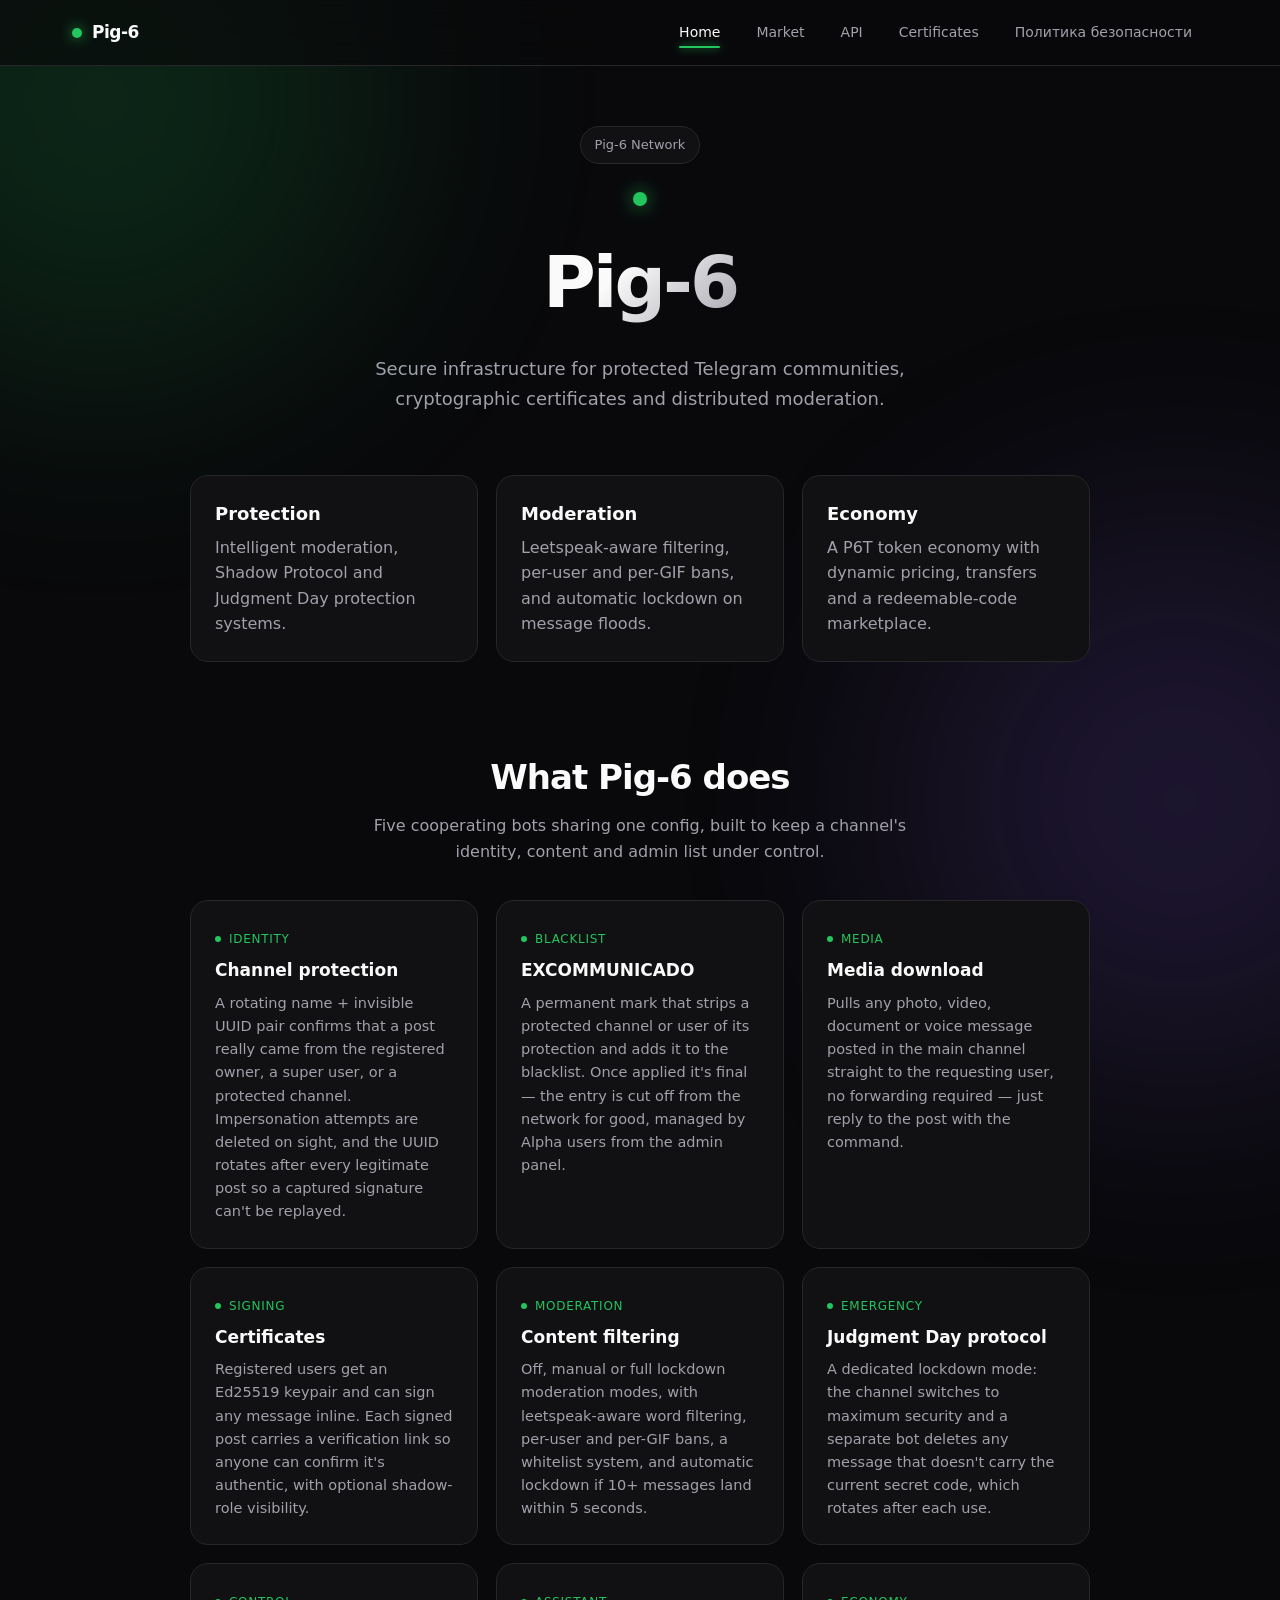
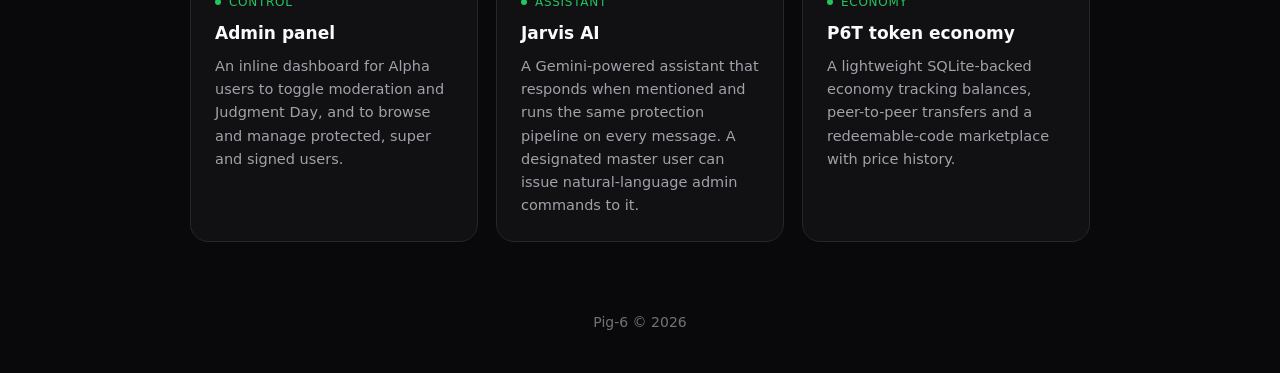
<file: web/index.html>
<!DOCTYPE html>
<html lang="en">

    <head>

        <meta charset="UTF-8">
        <meta name="viewport" content="width=device-width, initial-scale=1">

        <title>Pig-6</title>

        <link rel="stylesheet" href="common.css">

        <style>

main{

    min-height:calc(100vh - var(--header-h));

    display:flex;

    flex-direction:column;

    align-items:center;

    justify-content:center;

    padding:60px 40px 40px;

    text-align:center;

}

.badge{

    display:inline-flex;

    padding:8px 14px;

    border-radius:999px;

    background:var(--surface);

    border:1px solid var(--border);

    color:var(--muted);

    font-size:13px;

    margin-bottom:28px;

}

.logo{

    width:14px;
    height:14px;

    border-radius:50%;

    background:var(--green);

    box-shadow:0 0 18px rgba(34,197,94,.8);

    margin-bottom:22px;

    animation:pulse-dot 2.6s ease-in-out infinite;

}

h1{

    font-size:72px;

    letter-spacing:-3px;

    margin-bottom:18px;

    background:linear-gradient(135deg,var(--text) 40%,var(--muted));

    -webkit-background-clip:text;

    background-clip:text;

    -webkit-text-fill-color:transparent;

}

.subtitle{

    color:var(--muted);

    font-size:18px;

    max-width:620px;

    line-height:1.7;

}

.cards{

    display:grid;

    grid-template-columns:repeat(auto-fit,minmax(240px,1fr));

    gap:18px;

    margin-top:60px;

    width:100%;

    max-width:900px;

}

.card{

    display:block;

    background:var(--surface);

    border:1px solid var(--border);

    border-radius:18px;

    padding:24px;

    text-align:left;

}

.card h2{

    font-size:18px;

    margin-bottom:8px;

    color: var(--text);

}

.card p{

    color:var(--muted);

    line-height:1.6;

}

/* --- Bot suite / feature breakdown --- */

.features{

    width:100%;

    max-width:900px;

    margin-top:90px;

    text-align:left;

}

.features-header{

    text-align:center;

    margin-bottom:36px;

}

.features-header h2{

    font-size:34px;

    letter-spacing:-1px;

    margin-bottom:10px;

}

.features-header p{

    color:var(--muted);

    font-size:16px;

    max-width:560px;

    margin:0 auto;

    line-height:1.6;

}

.feature-list{

    display:grid;

    grid-template-columns:repeat(auto-fit,minmax(260px,1fr));

    gap:18px;

}

.feature{

    background:var(--surface);

    border:1px solid var(--border);

    border-radius:18px;

    padding:24px;

}

.feature-tag{

    display:inline-flex;

    align-items:center;

    gap:8px;

    font-size:12px;

    letter-spacing:.06em;

    text-transform:uppercase;

    color:var(--green);

    margin-bottom:10px;

}

.feature-tag::before{

    content:"";

    width:6px;

    height:6px;

    border-radius:50%;

    background:var(--green);

}

.feature h3{

    font-size:17px;

    margin-bottom:8px;

}

.feature p{

    color:var(--muted);

    font-size:14.5px;

    line-height:1.6;

}

footer{

    margin-top:70px;

    color:#71717a;

    font-size:14px;

}

@media(max-width:900px){

h1{

    font-size:48px;

}

.features{

    margin-top:60px;

}

.features-header h2{

    font-size:26px;

}

}

</style>

    </head>

    <body>

        <div id="site-header"></div>

        <main>

            <div class="badge reveal">
                Pig-6 Network
            </div>

            <div class="logo reveal reveal-delay-1"></div>

            <h1 class="reveal reveal-delay-1">
                Pig-6
            </h1>

            <p class="subtitle reveal reveal-delay-2">
                Secure infrastructure for protected Telegram communities,
                cryptographic certificates and distributed moderation.
            </p>

            <!--
                Certificates and Marketplace used to live here as cards.
                They now live in the site header nav on every page, so
                the homepage cards focus purely on capability, not routing.
            -->
            <div class="cards">

                <div class="card glow-hover reveal reveal-delay-1">
                    <h2>Protection</h2>
                    <p>
                        Intelligent moderation, Shadow Protocol and Judgment Day
                        protection systems.
                    </p>
                </div>

                <div class="card glow-hover reveal reveal-delay-2">
                    <h2>Moderation</h2>
                    <p>
                        Leetspeak-aware filtering, per-user and per-GIF bans,
                        and automatic lockdown on message floods.
                    </p>
                </div>

                <div class="card glow-hover reveal reveal-delay-3">
                    <h2>Economy</h2>
                    <p>
                        A P6T token economy with dynamic pricing, transfers
                        and a redeemable-code marketplace.
                    </p>
                </div>

            </div>

            <section class="features">

                <div class="features-header reveal">
                    <h2>What Pig-6 does</h2>
                    <p>
                        Five cooperating bots sharing one config, built to
                        keep a channel's identity, content and admin list
                        under control.
                    </p>
                </div>

                <div class="feature-list">

                    <div class="feature glow-hover reveal">
                        <span class="feature-tag">Identity</span>
                        <h3>Channel protection</h3>
                        <p>
                            A rotating name + invisible UUID pair confirms
                            that a post really came from the registered
                            owner, a super user, or a protected channel.
                            Impersonation attempts are deleted on sight, and
                            the UUID rotates after every legitimate post so
                            a captured signature can't be replayed.
                        </p>
                    </div>

                    <div class="feature glow-hover reveal reveal-delay-1">
                        <span class="feature-tag">Blacklist</span>
                        <h3>EXCOMMUNICADO</h3>
                        <p>
                            A permanent mark that strips a protected
                            channel or user of its protection and adds it
                            to the blacklist. Once applied it's final —
                            the entry is cut off from the network for
                            good, managed by Alpha users from the admin
                            panel.
                        </p>
                    </div>

                    <div class="feature glow-hover reveal reveal-delay-2">
                        <span class="feature-tag">Media</span>
                        <h3>Media download</h3>
                        <p>
                            Pulls any photo, video, document or voice
                            message posted in the main channel straight to
                            the requesting user, no forwarding required —
                            just reply to the post with the command.
                        </p>
                    </div>

                    <div class="feature glow-hover reveal reveal-delay-3">
                        <span class="feature-tag">Signing</span>
                        <h3>Certificates</h3>
                        <p>
                            Registered users get an Ed25519 keypair and can
                            sign any message inline. Each signed post carries
                            a verification link so anyone can confirm it's
                            authentic, with optional shadow-role visibility.
                        </p>
                    </div>

                    <div class="feature glow-hover reveal">
                        <span class="feature-tag">Moderation</span>
                        <h3>Content filtering</h3>
                        <p>
                            Off, manual or full lockdown moderation modes,
                            with leetspeak-aware word filtering, per-user and
                            per-GIF bans, a whitelist system, and automatic
                            lockdown if 10+ messages land within 5 seconds.
                        </p>
                    </div>

                    <div class="feature glow-hover reveal reveal-delay-1">
                        <span class="feature-tag">Emergency</span>
                        <h3>Judgment Day protocol</h3>
                        <p>
                            A dedicated lockdown mode: the channel switches
                            to maximum security and a separate bot deletes
                            any message that doesn't carry the current
                            secret code, which rotates after each use.
                        </p>
                    </div>

                    <div class="feature glow-hover reveal reveal-delay-2">
                        <span class="feature-tag">Control</span>
                        <h3>Admin panel</h3>
                        <p>
                            An inline dashboard for Alpha users to toggle
                            moderation and Judgment Day, and to browse and
                            manage protected, super and signed users.
                        </p>
                    </div>

                    <div class="feature glow-hover reveal reveal-delay-3">
                        <span class="feature-tag">Assistant</span>
                        <h3>Jarvis AI</h3>
                        <p>
                            A Gemini-powered assistant that responds when
                            mentioned and runs the same protection pipeline
                            on every message. A designated master user can
                            issue natural-language admin commands to it.
                        </p>
                    </div>

                    <div class="feature glow-hover reveal reveal-delay-4">
                        <span class="feature-tag">Economy</span>
                        <h3>P6T token economy</h3>
                        <p>
                            A lightweight SQLite-backed economy tracking
                            balances, peer-to-peer transfers and a
                            redeemable-code marketplace with price history.
                        </p>
                    </div>

                </div>

            </section>

            <footer>

                Pig-6 © 2026

            </footer>

        </main>

        <script src="site.js" defer></script>

    </body>
</html>
</file>
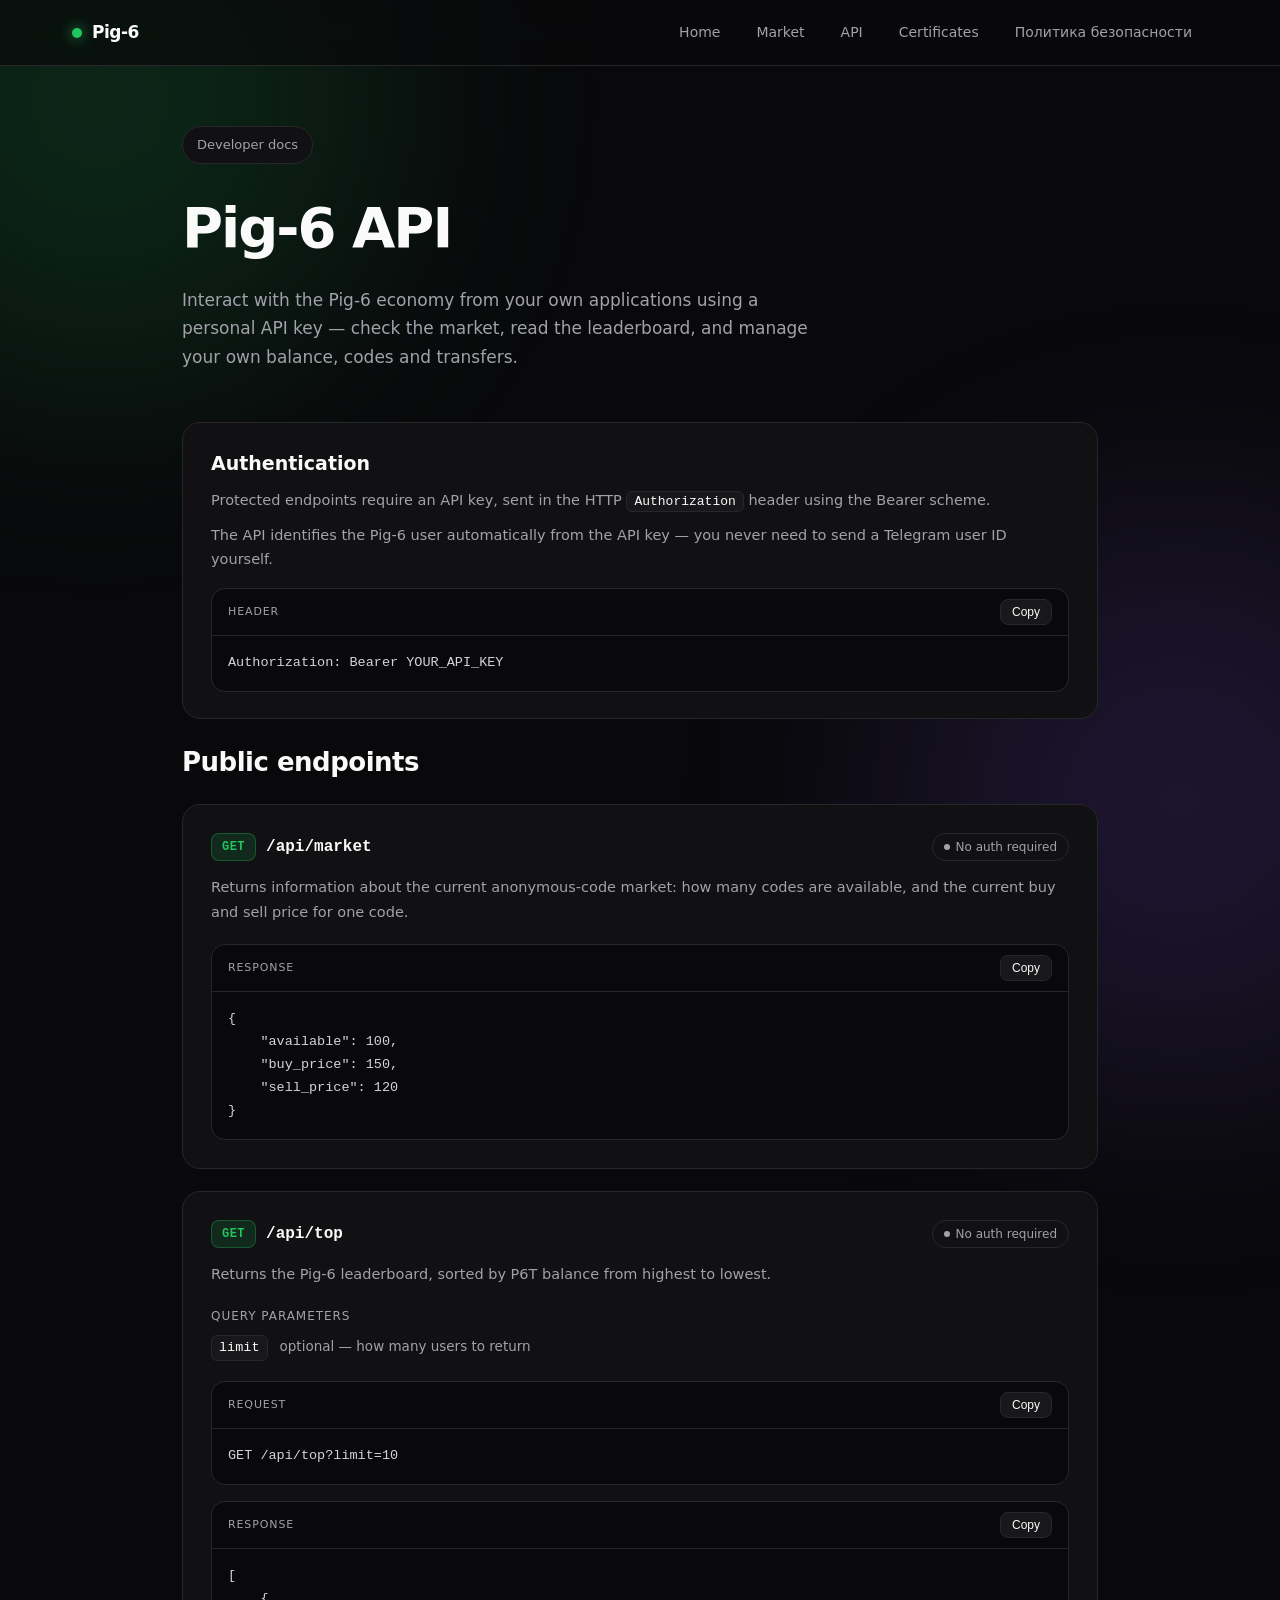
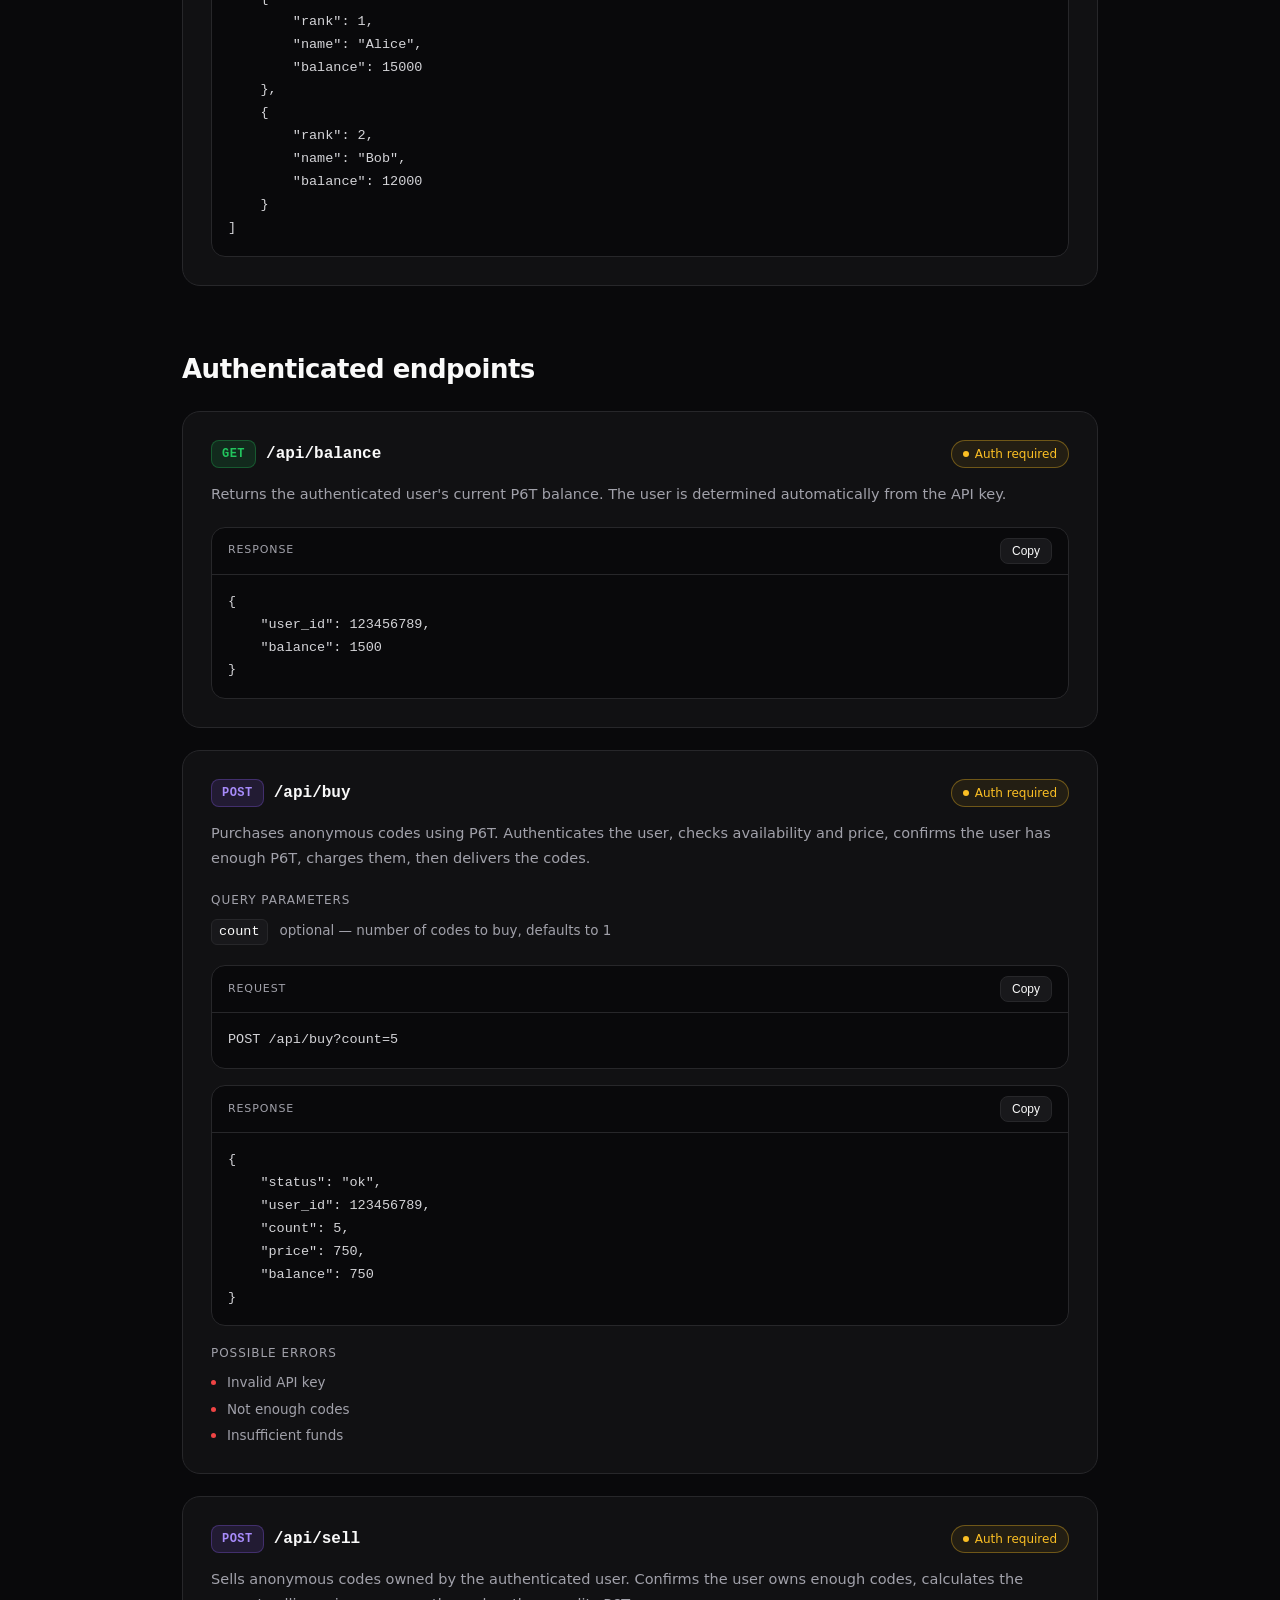
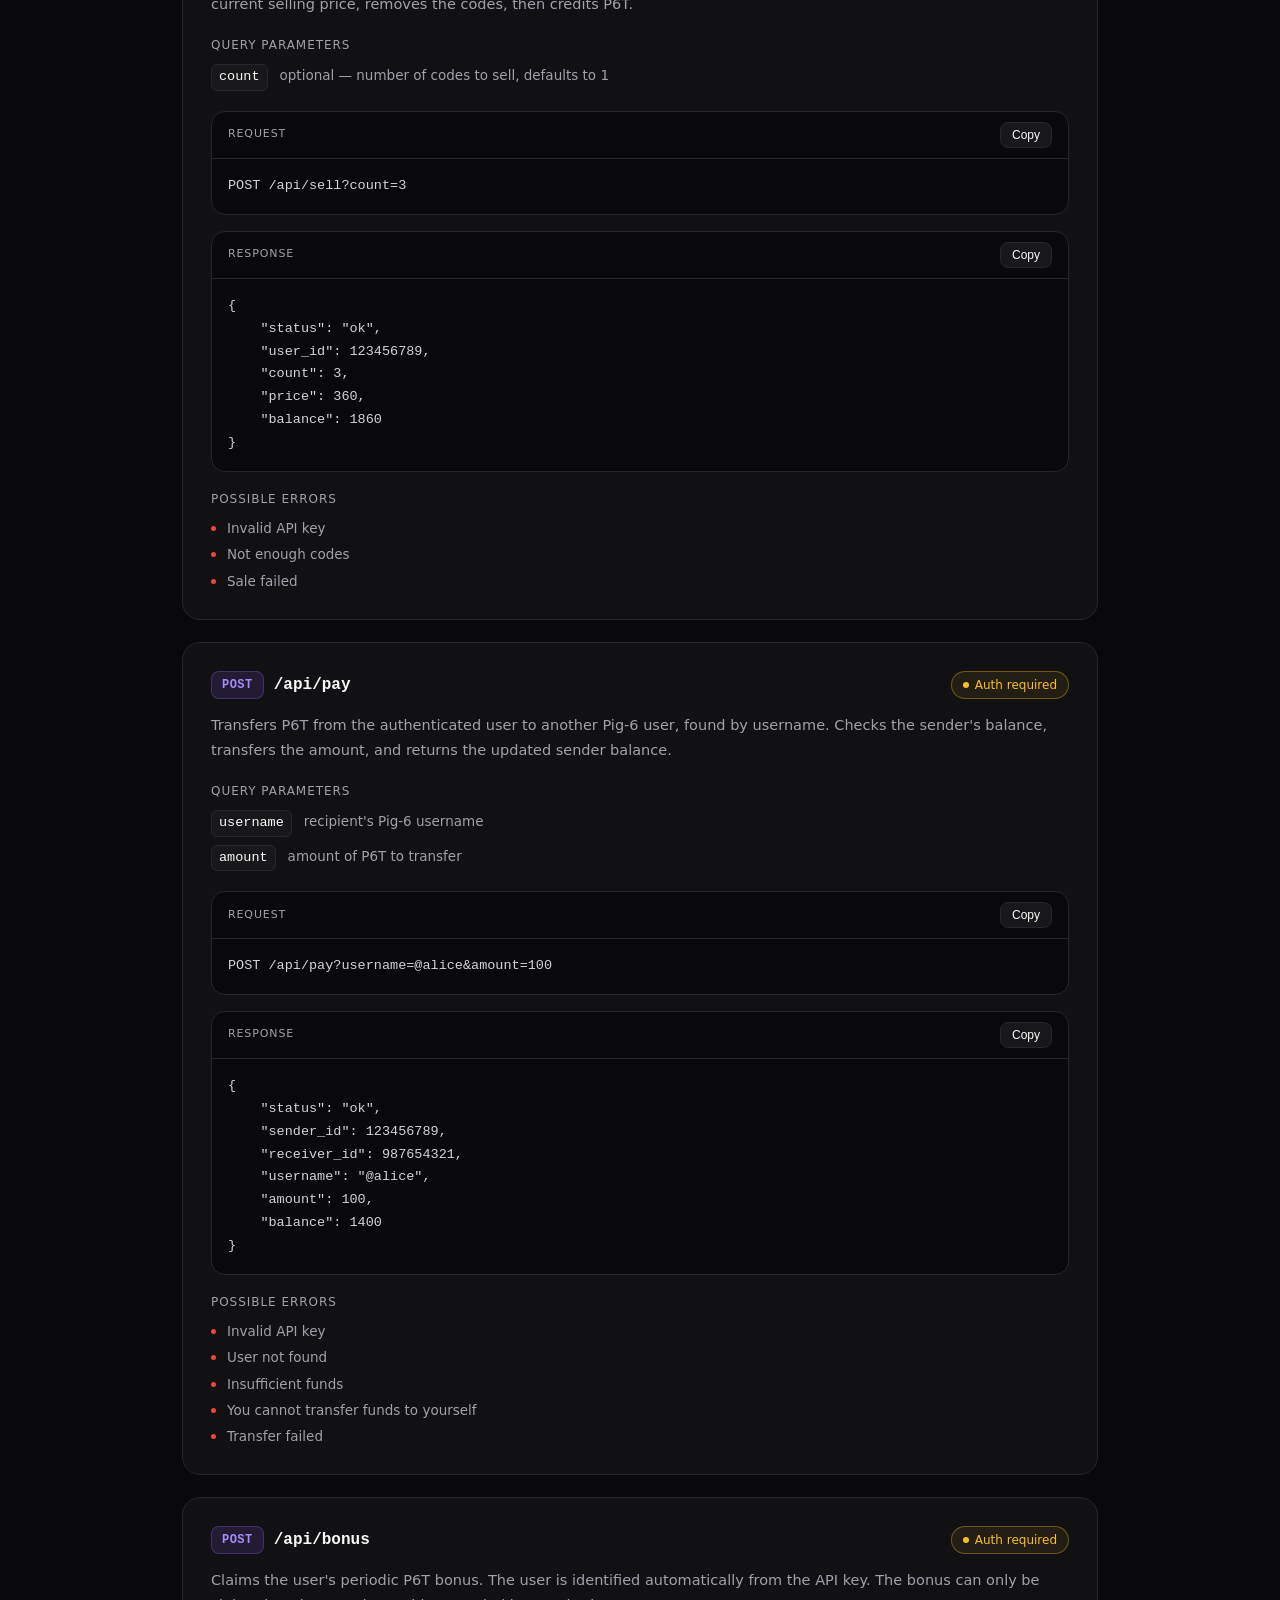
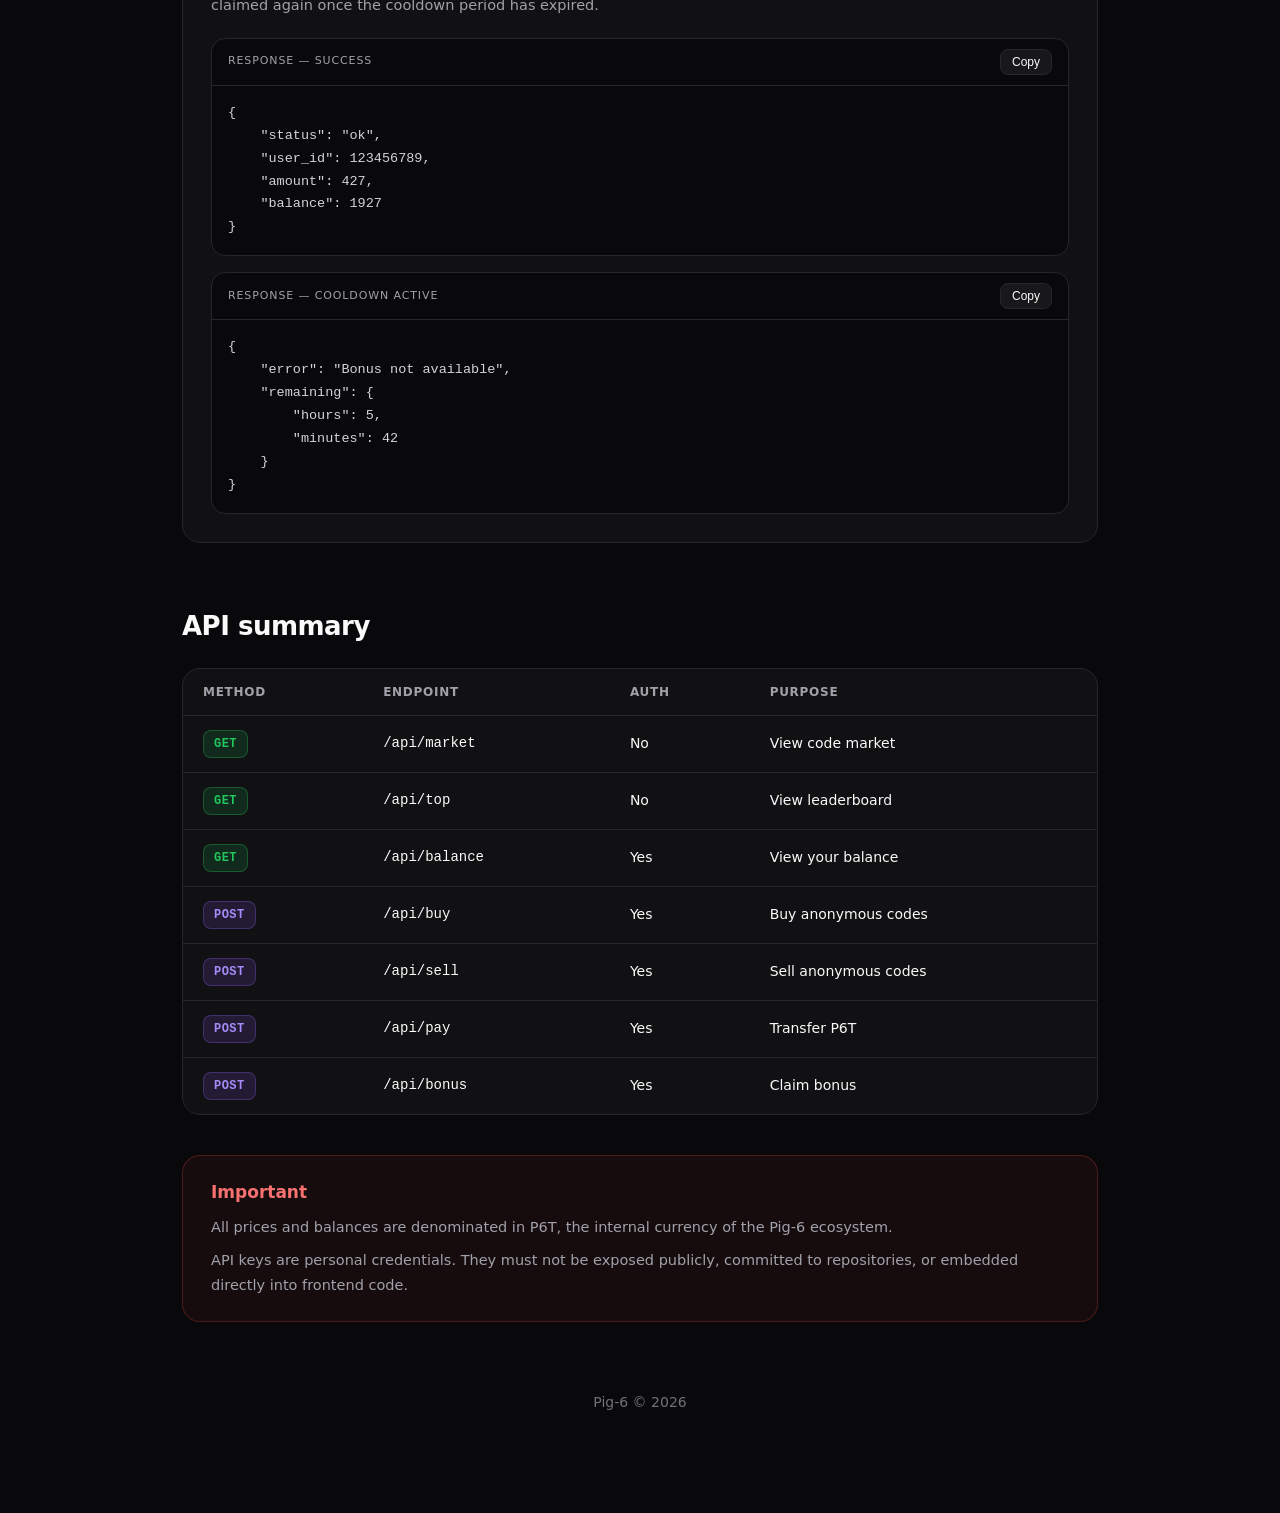
<file: web/api-docs.html>
<!DOCTYPE html>
<html lang="en">

    <head>

        <meta charset="UTF-8">
        <meta name="viewport" content="width=device-width, initial-scale=1">

        <title>Pig-6 — API</title>

        <link rel="stylesheet" href="common.css">

        <style>

#app{

    max-width:980px;

    margin:0 auto;

    padding:60px 32px 100px;

}

.badge{

    display:inline-flex;

    padding:8px 14px;

    border-radius:999px;

    background:var(--surface);

    border:1px solid var(--border);

    color:var(--muted);

    font-size:13px;

    margin-bottom:22px;

}

h1{

    font-size:56px;

    letter-spacing:-2px;

    margin-bottom:16px;

}

.lede{

    color:var(--muted);

    font-size:17px;

    max-width:640px;

    line-height:1.7;

    margin-bottom:50px;

}

.card{

    background:var(--surface);

    border:1px solid var(--border);

    border-radius:var(--radius);

    padding:26px 28px;

    margin-bottom:24px;

}

.card h2{

    font-size:19px;

    margin-bottom:10px;

}

.card p{

    color:var(--muted);

    line-height:1.7;

    font-size:14.5px;

}

.card p + p{

    margin-top:10px;

}

.card code.inline{

    background:var(--surface-2);

    border:1px solid var(--border);

    padding:2px 7px;

    border-radius:6px;

    font-family:ui-monospace,SFMono-Regular,monospace;

    font-size:13px;

    color:var(--text);

}

/* ---- section headers ---- */

.section-title{

    font-size:26px;

    letter-spacing:-.5px;

    margin:64px 0 22px;

}

.section-title:first-of-type{

    margin-top:0;

}

/* ---- endpoint cards ---- */

.endpoint{

    background:var(--surface);

    border:1px solid var(--border);

    border-radius:var(--radius);

    padding:28px;

    margin-bottom:22px;

}

.endpoint-head{

    display:flex;

    align-items:center;

    flex-wrap:wrap;

    gap:10px;

    margin-bottom:6px;

}

.method{

    display:inline-flex;

    align-items:center;

    padding:4px 10px;

    border-radius:8px;

    font-size:12px;

    font-weight:700;

    letter-spacing:.04em;

    font-family:ui-monospace,SFMono-Regular,monospace;

}

.method.get{

    background:rgba(34,197,94,.14);

    color:var(--green);

    border:1px solid rgba(34,197,94,.3);

}

.method.post{

    background:rgba(139,92,246,.14);

    color:#a78bfa;

    border:1px solid rgba(139,92,246,.3);

}

.endpoint-path{

    font-family:ui-monospace,SFMono-Regular,monospace;

    font-size:16px;

    font-weight:600;

}

.auth-pill{

    margin-left:auto;

    display:inline-flex;

    align-items:center;

    gap:6px;

    padding:4px 11px;

    border-radius:999px;

    font-size:12px;

    border:1px solid var(--border);

    color:var(--muted);

}

.auth-pill.required{

    color:#fbbf24;

    border-color:rgba(251,191,36,.35);

    background:rgba(251,191,36,.08);

}

.auth-pill.required::before{

    content:"";

    width:6px;

    height:6px;

    border-radius:50%;

    background:#fbbf24;

}

.auth-pill.open::before{

    content:"";

    width:6px;

    height:6px;

    border-radius:50%;

    background:var(--muted);

}

.endpoint-desc{

    color:var(--muted);

    font-size:14.5px;

    line-height:1.7;

    margin:14px 0 20px;

}

.params{

    margin-bottom:20px;

}

.params-label{

    font-size:12px;

    text-transform:uppercase;

    letter-spacing:.08em;

    color:var(--muted);

    margin-bottom:10px;

}

.param-list{

    display:flex;

    flex-direction:column;

    gap:8px;

}

.param{

    display:flex;

    gap:12px;

    align-items:baseline;

    font-size:13.5px;

}

.param code{

    font-family:ui-monospace,SFMono-Regular,monospace;

    background:var(--surface-2);

    border:1px solid var(--border);

    padding:2px 7px;

    border-radius:6px;

    color:var(--text);

    white-space:nowrap;

}

.param span{

    color:var(--muted);

}

.code-block{

    background:var(--bg);

    border:1px solid var(--border);

    border-radius:14px;

    margin-bottom:16px;

    overflow:hidden;

}

.code-block:last-child{

    margin-bottom:0;

}

.code-block-head{

    display:flex;

    align-items:center;

    justify-content:space-between;

    padding:10px 16px;

    border-bottom:1px solid var(--border);

}

.code-block-label{

    font-size:11px;

    text-transform:uppercase;

    letter-spacing:.08em;

    color:var(--muted);

}

.copy-btn{

    padding:5px 11px;

    background:var(--surface-2);

    color:var(--text);

    border:1px solid var(--border);

    border-radius:8px;

    font-size:12px;

    cursor:pointer;

    transition:.2s ease;

}

.copy-btn:hover{

    background:#27272a;

}

.copy-btn.copied{

    background:var(--green);

    border-color:var(--green);

    color:#04140a;

}

pre{

    padding:16px;

    overflow-x:auto;

    white-space:pre-wrap;

    word-break:break-word;

    font-family:ui-monospace,SFMono-Regular,monospace;

    font-size:13.5px;

    line-height:1.7;

    color:#d4d4d8;

}

.errors{

    margin-top:18px;

}

.errors-label{

    font-size:12px;

    text-transform:uppercase;

    letter-spacing:.08em;

    color:var(--muted);

    margin-bottom:10px;

}

.errors ul{

    list-style:none;

    display:flex;

    flex-direction:column;

    gap:6px;

}

.errors li{

    font-size:13.5px;

    color:var(--muted);

    padding-left:16px;

    position:relative;

}

.errors li::before{

    content:"";

    position:absolute;

    left:0;

    top:8px;

    width:5px;

    height:5px;

    border-radius:50%;

    background:#ef4444;

}

/* ---- summary table ---- */

.summary-wrap{

    background:var(--surface);

    border:1px solid var(--border);

    border-radius:var(--radius);

    overflow:hidden;

    margin-bottom:40px;

}

table{

    width:100%;

    border-collapse:collapse;

    font-size:14px;

}

thead th{

    text-align:left;

    padding:14px 20px;

    font-size:12px;

    text-transform:uppercase;

    letter-spacing:.06em;

    color:var(--muted);

    border-bottom:1px solid var(--border);

}

tbody td{

    padding:14px 20px;

    border-bottom:1px solid var(--border);

    vertical-align:middle;

}

tbody tr:last-child td{

    border-bottom:none;

}

tbody tr{

    transition:background var(--transition);

}

tbody tr:hover{

    background:var(--surface-2);

}

td.path-cell{

    font-family:ui-monospace,SFMono-Regular,monospace;

}

/* ---- important note ---- */

.notice{

    background:rgba(239,68,68,.06);

    border:1px solid rgba(239,68,68,.25);

    border-radius:var(--radius);

    padding:24px 28px;

}

.notice h2{

    font-size:17px;

    color:#f87171;

    margin-bottom:10px;

}

.notice p{

    color:var(--muted);

    font-size:14.5px;

    line-height:1.7;

}

.notice p + p{

    margin-top:8px;

}

footer{

    margin-top:70px;

    color:#71717a;

    font-size:14px;

    text-align:center;

}

@media(max-width:640px){

h1{

    font-size:38px;

}

.auth-pill{

    margin-left:0;

}

table, thead, tbody, th, td, tr{

    display:block;

}

thead{

    display:none;

}

tbody tr{

    border-bottom:1px solid var(--border);

    padding:14px 20px;

}

tbody tr:last-child{

    border-bottom:none;

}

tbody td{

    border:none;

    padding:4px 0;

}

td.path-cell::before{

    content:"Endpoint · ";

    color:var(--muted);

    font-family:inherit;

}

}

</style>

    </head>

    <body>

        <div id="site-header"></div>

        <div id="app">

            <div class="badge reveal">
                Developer docs
            </div>

            <h1 class="reveal reveal-delay-1">
                Pig-6 API
            </h1>

            <p class="lede reveal reveal-delay-2">
                Interact with the Pig-6 economy from your own applications
                using a personal API key — check the market, read the
                leaderboard, and manage your own balance, codes and
                transfers.
            </p>

            <div class="card glow-hover reveal">

                <h2>Authentication</h2>

                <p>
                    Protected endpoints require an API key, sent in the
                    HTTP <code class="inline">Authorization</code> header
                    using the Bearer scheme.
                </p>

                <p>
                    The API identifies the Pig-6 user automatically from
                    the API key — you never need to send a Telegram user
                    ID yourself.
                </p>

                <div class="code-block" style="margin-top:16px;">

                    <div class="code-block-head">
                        <span class="code-block-label">Header</span>
                        <button class="copy-btn ripple"
                            onclick="copyText('auth-header', this)">Copy</button>
                    </div>

                    <pre
                        id="auth-header"><code>Authorization: Bearer YOUR_API_KEY</code></pre>

                </div>

            </div>

            <!-- ============================= -->
            <!-- Public endpoints -->
            <!-- ============================= -->

            <h2 class="section-title reveal">Public endpoints</h2>

            <div class="endpoint glow-hover reveal">

                <div class="endpoint-head">
                    <span class="method get">GET</span>
                    <span class="endpoint-path">/api/market</span>
                    <span class="auth-pill open">No auth required</span>
                </div>

                <p class="endpoint-desc">
                    Returns information about the current anonymous-code
                    market: how many codes are available, and the current
                    buy and sell price for one code.
                </p>

                <div class="code-block">

                    <div class="code-block-head">
                        <span class="code-block-label">Response</span>
                        <button class="copy-btn ripple"
                            onclick="copyText('resp-market', this)">Copy</button>
                    </div>

                    <pre id="resp-market"><code>{
    "available": 100,
    "buy_price": 150,
    "sell_price": 120
}</code></pre>

                </div>

            </div>

            <div class="endpoint glow-hover reveal">

                <div class="endpoint-head">
                    <span class="method get">GET</span>
                    <span class="endpoint-path">/api/top</span>
                    <span class="auth-pill open">No auth required</span>
                </div>

                <p class="endpoint-desc">
                    Returns the Pig-6 leaderboard, sorted by P6T balance
                    from highest to lowest.
                </p>

                <div class="params">

                    <div class="params-label">Query parameters</div>

                    <div class="param-list">
                        <div class="param">
                            <code>limit</code>
                            <span>optional — how many users to return</span>
                        </div>
                    </div>

                </div>

                <div class="code-block">

                    <div class="code-block-head">
                        <span class="code-block-label">Request</span>
                        <button class="copy-btn ripple"
                            onclick="copyText('req-top', this)">Copy</button>
                    </div>

                    <pre id="req-top"><code>GET /api/top?limit=10</code></pre>

                </div>

                <div class="code-block">

                    <div class="code-block-head">
                        <span class="code-block-label">Response</span>
                        <button class="copy-btn ripple"
                            onclick="copyText('resp-top', this)">Copy</button>
                    </div>

                    <pre id="resp-top"><code>[
    {
        "rank": 1,
        "name": "Alice",
        "balance": 15000
    },
    {
        "rank": 2,
        "name": "Bob",
        "balance": 12000
    }
]</code></pre>

                </div>

            </div>

            <!-- ============================= -->
            <!-- Authenticated endpoints -->
            <!-- ============================= -->

            <h2 class="section-title reveal">Authenticated endpoints</h2>

            <div class="endpoint glow-hover reveal">

                <div class="endpoint-head">
                    <span class="method get">GET</span>
                    <span class="endpoint-path">/api/balance</span>
                    <span class="auth-pill required">Auth required</span>
                </div>

                <p class="endpoint-desc">
                    Returns the authenticated user's current P6T balance.
                    The user is determined automatically from the API key.
                </p>

                <div class="code-block">

                    <div class="code-block-head">
                        <span class="code-block-label">Response</span>
                        <button class="copy-btn ripple"
                            onclick="copyText('resp-balance', this)">Copy</button>
                    </div>

                    <pre id="resp-balance"><code>{
    "user_id": 123456789,
    "balance": 1500
}</code></pre>

                </div>

            </div>

            <div class="endpoint glow-hover reveal">

                <div class="endpoint-head">
                    <span class="method post">POST</span>
                    <span class="endpoint-path">/api/buy</span>
                    <span class="auth-pill required">Auth required</span>
                </div>

                <p class="endpoint-desc">
                    Purchases anonymous codes using P6T. Authenticates the
                    user, checks availability and price, confirms the
                    user has enough P6T, charges them, then delivers the
                    codes.
                </p>

                <div class="params">

                    <div class="params-label">Query parameters</div>

                    <div class="param-list">
                        <div class="param">
                            <code>count</code>
                            <span>optional — number of codes to buy, defaults to
                                1</span>
                        </div>
                    </div>

                </div>

                <div class="code-block">

                    <div class="code-block-head">
                        <span class="code-block-label">Request</span>
                        <button class="copy-btn ripple"
                            onclick="copyText('req-buy', this)">Copy</button>
                    </div>

                    <pre id="req-buy"><code>POST /api/buy?count=5</code></pre>

                </div>

                <div class="code-block">

                    <div class="code-block-head">
                        <span class="code-block-label">Response</span>
                        <button class="copy-btn ripple"
                            onclick="copyText('resp-buy', this)">Copy</button>
                    </div>

                    <pre id="resp-buy"><code>{
    "status": "ok",
    "user_id": 123456789,
    "count": 5,
    "price": 750,
    "balance": 750
}</code></pre>

                </div>

                <div class="errors">

                    <div class="errors-label">Possible errors</div>

                    <ul>
                        <li>Invalid API key</li>
                        <li>Not enough codes</li>
                        <li>Insufficient funds</li>
                    </ul>

                </div>

            </div>

            <div class="endpoint glow-hover reveal">

                <div class="endpoint-head">
                    <span class="method post">POST</span>
                    <span class="endpoint-path">/api/sell</span>
                    <span class="auth-pill required">Auth required</span>
                </div>

                <p class="endpoint-desc">
                    Sells anonymous codes owned by the authenticated user.
                    Confirms the user owns enough codes, calculates the
                    current selling price, removes the codes, then
                    credits P6T.
                </p>

                <div class="params">

                    <div class="params-label">Query parameters</div>

                    <div class="param-list">
                        <div class="param">
                            <code>count</code>
                            <span>optional — number of codes to sell, defaults
                                to 1</span>
                        </div>
                    </div>

                </div>

                <div class="code-block">

                    <div class="code-block-head">
                        <span class="code-block-label">Request</span>
                        <button class="copy-btn ripple"
                            onclick="copyText('req-sell', this)">Copy</button>
                    </div>

                    <pre id="req-sell"><code>POST /api/sell?count=3</code></pre>

                </div>

                <div class="code-block">

                    <div class="code-block-head">
                        <span class="code-block-label">Response</span>
                        <button class="copy-btn ripple"
                            onclick="copyText('resp-sell', this)">Copy</button>
                    </div>

                    <pre id="resp-sell"><code>{
    "status": "ok",
    "user_id": 123456789,
    "count": 3,
    "price": 360,
    "balance": 1860
}</code></pre>

                </div>

                <div class="errors">

                    <div class="errors-label">Possible errors</div>

                    <ul>
                        <li>Invalid API key</li>
                        <li>Not enough codes</li>
                        <li>Sale failed</li>
                    </ul>

                </div>

            </div>

            <div class="endpoint glow-hover reveal">

                <div class="endpoint-head">
                    <span class="method post">POST</span>
                    <span class="endpoint-path">/api/pay</span>
                    <span class="auth-pill required">Auth required</span>
                </div>

                <p class="endpoint-desc">
                    Transfers P6T from the authenticated user to another
                    Pig-6 user, found by username. Checks the sender's
                    balance, transfers the amount, and returns the
                    updated sender balance.
                </p>

                <div class="params">

                    <div class="params-label">Query parameters</div>

                    <div class="param-list">
                        <div class="param">
                            <code>username</code>
                            <span>recipient's Pig-6 username</span>
                        </div>
                        <div class="param">
                            <code>amount</code>
                            <span>amount of P6T to transfer</span>
                        </div>
                    </div>

                </div>

                <div class="code-block">

                    <div class="code-block-head">
                        <span class="code-block-label">Request</span>
                        <button class="copy-btn ripple"
                            onclick="copyText('req-pay', this)">Copy</button>
                    </div>

                    <pre
                        id="req-pay"><code>POST /api/pay?username=@alice&amount=100</code></pre>

                </div>

                <div class="code-block">

                    <div class="code-block-head">
                        <span class="code-block-label">Response</span>
                        <button class="copy-btn ripple"
                            onclick="copyText('resp-pay', this)">Copy</button>
                    </div>

                    <pre id="resp-pay"><code>{
    "status": "ok",
    "sender_id": 123456789,
    "receiver_id": 987654321,
    "username": "@alice",
    "amount": 100,
    "balance": 1400
}</code></pre>

                </div>

                <div class="errors">

                    <div class="errors-label">Possible errors</div>

                    <ul>
                        <li>Invalid API key</li>
                        <li>User not found</li>
                        <li>Insufficient funds</li>
                        <li>You cannot transfer funds to yourself</li>
                        <li>Transfer failed</li>
                    </ul>

                </div>

            </div>

            <div class="endpoint glow-hover reveal">

                <div class="endpoint-head">
                    <span class="method post">POST</span>
                    <span class="endpoint-path">/api/bonus</span>
                    <span class="auth-pill required">Auth required</span>
                </div>

                <p class="endpoint-desc">
                    Claims the user's periodic P6T bonus. The user is
                    identified automatically from the API key. The bonus
                    can only be claimed again once the cooldown period
                    has expired.
                </p>

                <div class="code-block">

                    <div class="code-block-head">
                        <span class="code-block-label">Response — success</span>
                        <button class="copy-btn ripple"
                            onclick="copyText('resp-bonus-ok', this)">Copy</button>
                    </div>

                    <pre id="resp-bonus-ok"><code>{
    "status": "ok",
    "user_id": 123456789,
    "amount": 427,
    "balance": 1927
}</code></pre>

                </div>

                <div class="code-block">

                    <div class="code-block-head">
                        <span class="code-block-label">Response — cooldown
                            active</span>
                        <button class="copy-btn ripple"
                            onclick="copyText('resp-bonus-cd', this)">Copy</button>
                    </div>

                    <pre id="resp-bonus-cd"><code>{
    "error": "Bonus not available",
    "remaining": {
        "hours": 5,
        "minutes": 42
    }
}</code></pre>

                </div>

            </div>

            <!-- ============================= -->
            <!-- Summary -->
            <!-- ============================= -->

            <h2 class="section-title reveal">API summary</h2>

            <div class="summary-wrap glow-hover reveal">

                <table>

                    <thead>
                        <tr>
                            <th>Method</th>
                            <th>Endpoint</th>
                            <th>Auth</th>
                            <th>Purpose</th>
                        </tr>
                    </thead>

                    <tbody>

                        <tr>
                            <td><span class="method get">GET</span></td>
                            <td class="path-cell">/api/market</td>
                            <td>No</td>
                            <td>View code market</td>
                        </tr>

                        <tr>
                            <td><span class="method get">GET</span></td>
                            <td class="path-cell">/api/top</td>
                            <td>No</td>
                            <td>View leaderboard</td>
                        </tr>

                        <tr>
                            <td><span class="method get">GET</span></td>
                            <td class="path-cell">/api/balance</td>
                            <td>Yes</td>
                            <td>View your balance</td>
                        </tr>

                        <tr>
                            <td><span class="method post">POST</span></td>
                            <td class="path-cell">/api/buy</td>
                            <td>Yes</td>
                            <td>Buy anonymous codes</td>
                        </tr>

                        <tr>
                            <td><span class="method post">POST</span></td>
                            <td class="path-cell">/api/sell</td>
                            <td>Yes</td>
                            <td>Sell anonymous codes</td>
                        </tr>

                        <tr>
                            <td><span class="method post">POST</span></td>
                            <td class="path-cell">/api/pay</td>
                            <td>Yes</td>
                            <td>Transfer P6T</td>
                        </tr>

                        <tr>
                            <td><span class="method post">POST</span></td>
                            <td class="path-cell">/api/bonus</td>
                            <td>Yes</td>
                            <td>Claim bonus</td>
                        </tr>

                    </tbody>

                </table>

            </div>

            <div class="notice reveal">

                <h2>Important</h2>

                <p>
                    All prices and balances are denominated in P6T, the
                    internal currency of the Pig-6 ecosystem.
                </p>

                <p>
                    API keys are personal credentials. They must not be
                    exposed publicly, committed to repositories, or
                    embedded directly into frontend code.
                </p>

            </div>

            <footer>
                Pig-6 © 2026
            </footer>

        </div>

        <script>

async function copyText(id, button) {

    const text = document.getElementById(id).innerText;

    await navigator.clipboard.writeText(text);

    button.classList.add("copied");
    button.textContent = "Copied";

    setTimeout(() => {

        button.classList.remove("copied");
        button.textContent = "Copy";

    }, 1500);

}

</script>

        <script src="site.js" defer></script>

    </body>
</html>
</file>
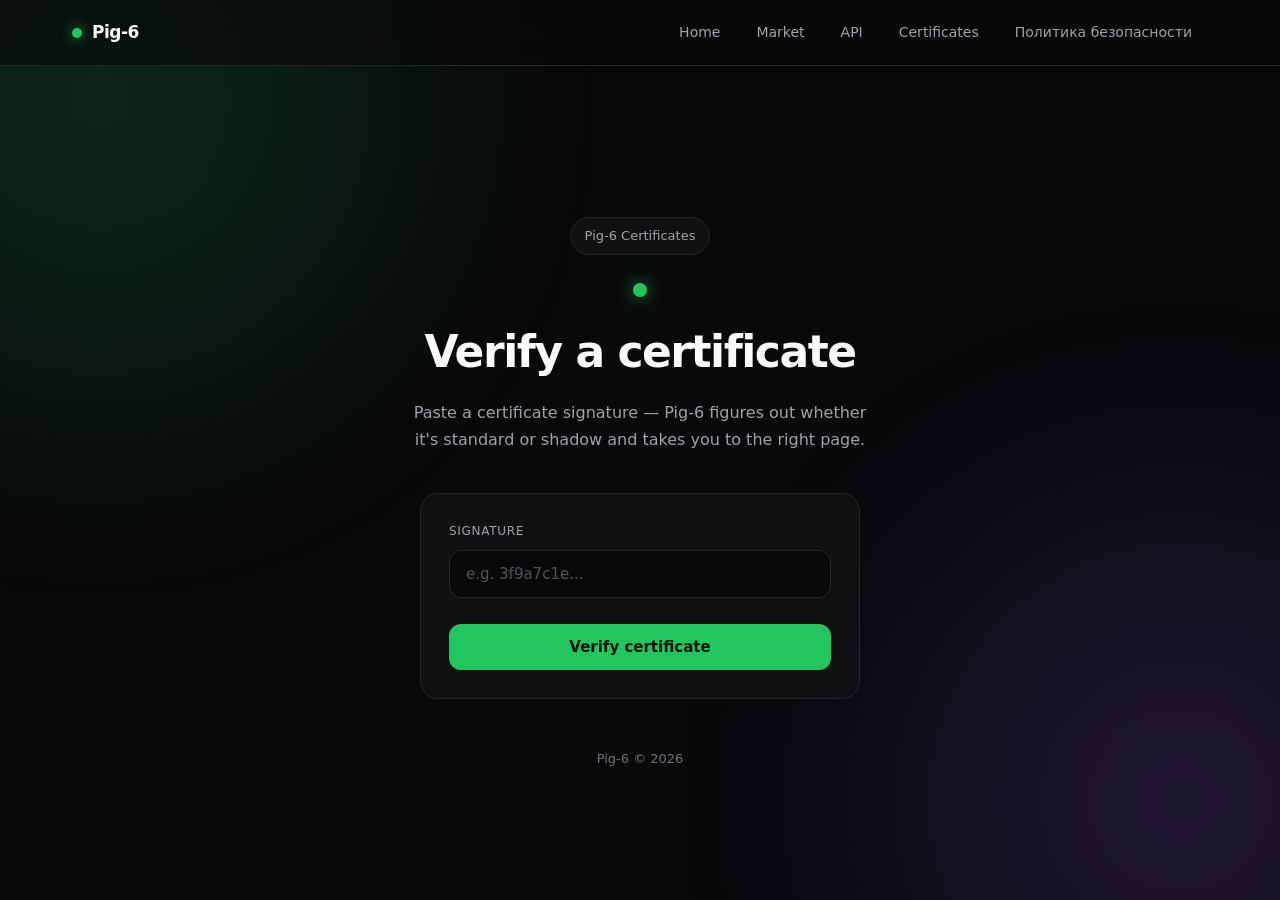
<file: web/verify.html>
<!DOCTYPE html>
<html lang="en">

    <head>

        <meta charset="UTF-8">
        <meta name="viewport" content="width=device-width, initial-scale=1">

        <title>Pig-6 — Verify Certificate</title>

        <link rel="stylesheet" href="common.css">

        <style>

main{

    min-height:calc(100vh - var(--header-h));

    display:flex;

    flex-direction:column;

    align-items:center;

    justify-content:center;

    padding:60px 40px 40px;

    text-align:center;

}

.badge{

    display:inline-flex;

    padding:8px 14px;

    border-radius:999px;

    background:var(--surface);

    border:1px solid var(--border);

    color:var(--muted);

    font-size:13px;

    margin-bottom:28px;

}

.logo{

    width:14px;
    height:14px;

    border-radius:50%;

    background:var(--green);

    box-shadow:0 0 18px rgba(34,197,94,.8);

    margin-bottom:22px;

    animation:pulse-dot 2.6s ease-in-out infinite;

}

h1{

    font-size:44px;

    letter-spacing:-1.5px;

    margin-bottom:14px;

}

.subtitle{

    color:var(--muted);

    font-size:16px;

    max-width:480px;

    line-height:1.7;

    margin-bottom:40px;

}

.panel{

    width:100%;

    max-width:440px;

    background:var(--surface);

    border:1px solid var(--border);

    border-radius:18px;

    padding:28px;

    text-align:left;

}

.field{

    margin-bottom:20px;

}

.field:last-of-type{

    margin-bottom:0;

}

label{

    display:block;

    font-size:12px;

    letter-spacing:.06em;

    text-transform:uppercase;

    color:var(--muted);

    margin-bottom:10px;

}

input[type="text"]{

    width:100%;

    background:var(--bg);

    border:1px solid var(--border);

    border-radius:12px;

    padding:14px 16px;

    color:var(--text);

    font-size:15px;

    font-family:inherit;

    outline:none;

    transition:border-color .2s ease, box-shadow .2s ease;

}

input[type="text"]::placeholder{

    color:#52525b;

}

input[type="text"]:focus{

    border-color:var(--green);

    box-shadow:0 0 0 3px rgba(34,197,94,.18);

}

.status-msg{

    margin-top:14px;

    font-size:13.5px;

    color:var(--muted);

    display:none;

}

.status-msg.visible{

    display:block;

}

button.submit{

    width:100%;

    margin-top:26px;

    background:var(--green);

    color:#04140a;

    border:none;

    border-radius:12px;

    padding:14px 16px;

    font-size:15px;

    font-weight:600;

    font-family:inherit;

    cursor:pointer;

    transition:opacity .2s ease, transform .15s ease;

}

button.submit:hover{

    opacity:.9;

}

button.submit:active{

    transform:scale(.98);

}

button.submit:disabled{

    opacity:.5;

    cursor:not-allowed;

}

.error-msg{

    margin-top:14px;

    font-size:13.5px;

    color:#ef4444;

    display:none;

}

.error-msg.visible{

    display:block;

}

footer{

    margin-top:50px;

    color:#71717a;

    font-size:13px;

}

@media(max-width:520px){

h1{

    font-size:34px;

}

.panel{

    padding:22px;

}

}

</style>

    </head>

    <body>

        <div id="site-header"></div>

        <main>

            <div class="badge reveal">
                Pig-6 Certificates
            </div>

            <div class="logo reveal reveal-delay-1"></div>

            <h1 class="reveal reveal-delay-1">
                Verify a certificate
            </h1>

            <p class="subtitle reveal reveal-delay-2">
                Paste a certificate signature — Pig-6 figures out whether
                it's standard or shadow and takes you to the right page.
            </p>

            <form class="panel glow-hover reveal reveal-delay-2"
                id="verifyForm">

                <div class="field">
                    <label for="signature">Signature</label>
                    <input
                        type="text"
                        id="signature"
                        name="signature"
                        placeholder="e.g. 3f9a7c1e..."
                        autocomplete="off"
                        required>
                </div>

                <button type="submit" class="submit ripple" id="submitBtn">
                    Verify certificate
                </button>

                <p class="error-msg" id="errorMsg">
                    Enter a signature to continue.
                </p>

                <p class="status-msg" id="statusMsg">
                    Checking certificate…
                </p>

            </form>

            <footer>

                Pig-6 © 2026

            </footer>

        </main>

        <script>

            const form = document.getElementById("verifyForm");
            const signatureInput = document.getElementById("signature");
            const errorMsg = document.getElementById("errorMsg");
            const statusMsg = document.getElementById("statusMsg");
            const submitBtn = document.getElementById("submitBtn");

            // The backend keeps standard (/check) and shadow (/shadow)
            // certificates on separate endpoints, and each one 404s if
            // the signature belongs to the other type. So: try /check
            // first: if it resolves, that's a standard cert and we can
            // just land there. If it 404s, fall back to /shadow. If
            // that also 404s, the signature doesn't exist at all.
            async function resolveCertificate(signature) {

                const checkUrl = `/check?signature=${encodeURIComponent(signature)}`;
                const shadowUrl = `/shadow?signature=${encodeURIComponent(signature)}`;

                try {

                    const checkRes = await fetch(checkUrl, { method: "GET" });

                    if (checkRes.ok) {
                        return checkUrl;
                    }

                } catch (err) {
                    // network error, fall through to try shadow anyway
                }

                try {

                    const shadowRes = await fetch(shadowUrl, { method: "GET" });

                    if (shadowRes.ok) {
                        return shadowUrl;
                    }

                } catch (err) {
                    // ignore, handled below
                }

                return null;

            }

            form.addEventListener("submit", async function (e) {

                e.preventDefault();

                const signature = signatureInput.value.trim();

                errorMsg.classList.remove("visible");

                if (!signature) {
                    errorMsg.textContent = "Enter a signature to continue.";
                    errorMsg.classList.add("visible");
                    return;
                }

                submitBtn.disabled = true;
                statusMsg.classList.add("visible");

                const target = await resolveCertificate(signature);

                statusMsg.classList.remove("visible");
                submitBtn.disabled = false;

                if (target) {
                    window.location.href = target;
                } else {
                    errorMsg.textContent = "Certificate not found. Check the signature and try again.";
                    errorMsg.classList.add("visible");
                }

            });

        </script>

        <script src="site.js" defer></script>

    </body>
</html>
</file>
<file: web/common.css>
/* ============================================================
   Pig-6 — shared design system, site header/nav and effects.
   Included on every page, before any page-specific <style>.
   ============================================================ */

:root {

    --bg: #09090b;
    --surface: #111113;
    --surface-2: #18181b;
    --border: #27272a;

    --text: #fafafa;
    --muted: #a1a1aa;

    --green: #22c55e;
    --purple: #8b5cf6;
    --red: #ef4444;

    --radius: 18px;
    --transition: .25s ease;

    --shadow: 0 12px 40px rgba(0, 0, 0, .35);
    --header-h: 66px;

}

* {
    margin: 0;
    padding: 0;
    box-sizing: border-box;
}

html {
    scroll-behavior: smooth;
}

body {

    background: var(--bg);
    color: var(--text);

    font-family: "Inter", system-ui, sans-serif;
    line-height: 1.5;

    position: relative;
    overflow-x: hidden;

}

a {
    color: inherit;
}

/* ---------------- ambient background blobs ---------------- */

body::before,
body::after {

    content: "";
    position: fixed;

    width: 560px;
    height: 560px;

    border-radius: 50%;

    filter: blur(130px);
    opacity: .16;

    z-index: -1;
    pointer-events: none;

    animation: float-blob 20s ease-in-out infinite;

}

body::before {

    background: var(--green);
    top: -180px;
    left: -180px;

}

body::after {

    background: var(--purple);
    bottom: -180px;
    right: -180px;

    animation-delay: -10s;

}

@keyframes float-blob {

    0%,
    100% {
        transform: translate(0, 0) scale(1);
    }

    50% {
        transform: translate(50px, -40px) scale(1.12);
    }

}

@media(prefers-reduced-motion:reduce) {

    body::before,
    body::after {
        animation: none;
    }

}

/* ---------------------- site header ---------------------- */

.site-header {

    position: sticky;
    top: 0;
    z-index: 1000;

    height: var(--header-h);

    display: flex;
    align-items: center;

    background: rgba(9, 9, 11, .68);

    backdrop-filter: blur(16px);
    -webkit-backdrop-filter: blur(16px);

    border-bottom: 1px solid var(--border);

    transition: background var(--transition),
        box-shadow var(--transition),
        border-color var(--transition);

}

.site-header.scrolled {

    background: rgba(9, 9, 11, .92);
    box-shadow: 0 10px 30px rgba(0, 0, 0, .4);

}

.nav-inner {

    width: 100%;
    max-width: 1200px;

    margin: 0 auto;
    padding: 0 32px;

    display: flex;
    align-items: center;
    justify-content: space-between;

    gap: 24px;

}

.nav-brand {

    display: flex;
    align-items: center;
    gap: 10px;

    font-weight: 700;
    font-size: 17px;
    letter-spacing: -.5px;

    text-decoration: none;
    white-space: nowrap;

}

.nav-brand .logo-dot {

    width: 10px;
    height: 10px;

    border-radius: 50%;

    background: var(--green);
    box-shadow: 0 0 14px rgba(34, 197, 94, .85);

    animation: pulse-dot 2.6s ease-in-out infinite;

}

@keyframes pulse-dot {

    0%,
    100% {
        transform: scale(1);
        box-shadow: 0 0 14px rgba(34, 197, 94, .85);
    }

    50% {
        transform: scale(1.35);
        box-shadow: 0 0 22px rgba(34, 197, 94, 1);
    }

}

.nav-links {

    display: flex;
    align-items: center;
    gap: 4px;

}

.nav-links a {

    position: relative;

    padding: 9px 16px;
    border-radius: 10px;

    font-size: 14px;
    color: var(--muted);

    text-decoration: none;

    transition: color var(--transition), background var(--transition);

}

.nav-links a:hover {

    color: var(--text);
    background: var(--surface-2);

}

.nav-links a.active {

    color: var(--text);

}

.nav-links a.active::after {

    content: "";
    position: absolute;

    left: 16px;
    right: 16px;
    bottom: 4px;

    height: 2px;
    border-radius: 2px;

    background: var(--green);
    box-shadow: 0 0 8px rgba(34, 197, 94, .9);

}

.nav-toggle {

    display: none;

    flex-direction: column;
    justify-content: center;
    gap: 5px;

    width: 34px;
    height: 34px;

    background: transparent;
    border: 1px solid var(--border);
    border-radius: 9px;

    cursor: pointer;

}

.nav-toggle span {

    display: block;
    height: 2px;

    background: var(--text);
    border-radius: 2px;

    margin: 0 7px;

    transition: transform .25s ease, opacity .25s ease;

}

.nav-toggle.open span:nth-child(1) {
    transform: translateY(7px) rotate(45deg);
}

.nav-toggle.open span:nth-child(2) {
    opacity: 0;
}

.nav-toggle.open span:nth-child(3) {
    transform: translateY(-7px) rotate(-45deg);
}

@media(max-width:720px) {

    .nav-toggle {
        display: flex;
    }

    .nav-links {

        position: absolute;

        top: var(--header-h);
        left: 0;
        right: 0;

        flex-direction: column;
        align-items: stretch;
        gap: 2px;

        padding: 10px 16px 16px;

        background: rgba(9, 9, 11, .97);
        backdrop-filter: blur(16px);

        border-bottom: 1px solid var(--border);

        transform: translateY(-8px);
        opacity: 0;
        pointer-events: none;

        transition: transform var(--transition), opacity var(--transition);

    }

    .nav-links.open {

        transform: translateY(0);
        opacity: 1;
        pointer-events: auto;

    }

    .nav-links a {
        padding: 12px 14px;
    }

    .nav-links a.active::after {
        bottom: 6px;
    }

}

/* ---------------------- scroll reveal ---------------------- */

.reveal {

    opacity: 0;
    transform: translateY(26px);

    transition: opacity .7s ease, transform .7s ease;

}

.reveal.in-view {

    opacity: 1;
    transform: none;

}

.reveal-delay-1 {
    transition-delay: .08s;
}

.reveal-delay-2 {
    transition-delay: .16s;
}

.reveal-delay-3 {
    transition-delay: .24s;
}

.reveal-delay-4 {
    transition-delay: .32s;
}

/* ---------------------- shared hover glow ---------------------- */

.glow-hover {

    transition: transform var(--transition),
        border-color var(--transition),
        box-shadow var(--transition);

}

.glow-hover:hover {

    transform: translateY(-4px);
    border-color: #3f3f46;

    box-shadow: 0 20px 55px -22px rgba(34, 197, 94, .35);

}

/* ---------------------- ripple buttons ---------------------- */

.ripple {

    position: relative;
    overflow: hidden;

}

.ripple-circle {

    position: absolute;

    border-radius: 50%;

    background: rgba(255, 255, 255, .35);

    transform: scale(0);

    animation: ripple-anim .6s ease-out;

    pointer-events: none;

}

@keyframes ripple-anim {

    to {
        transform: scale(1);
        opacity: 0;
    }

}
</file>
